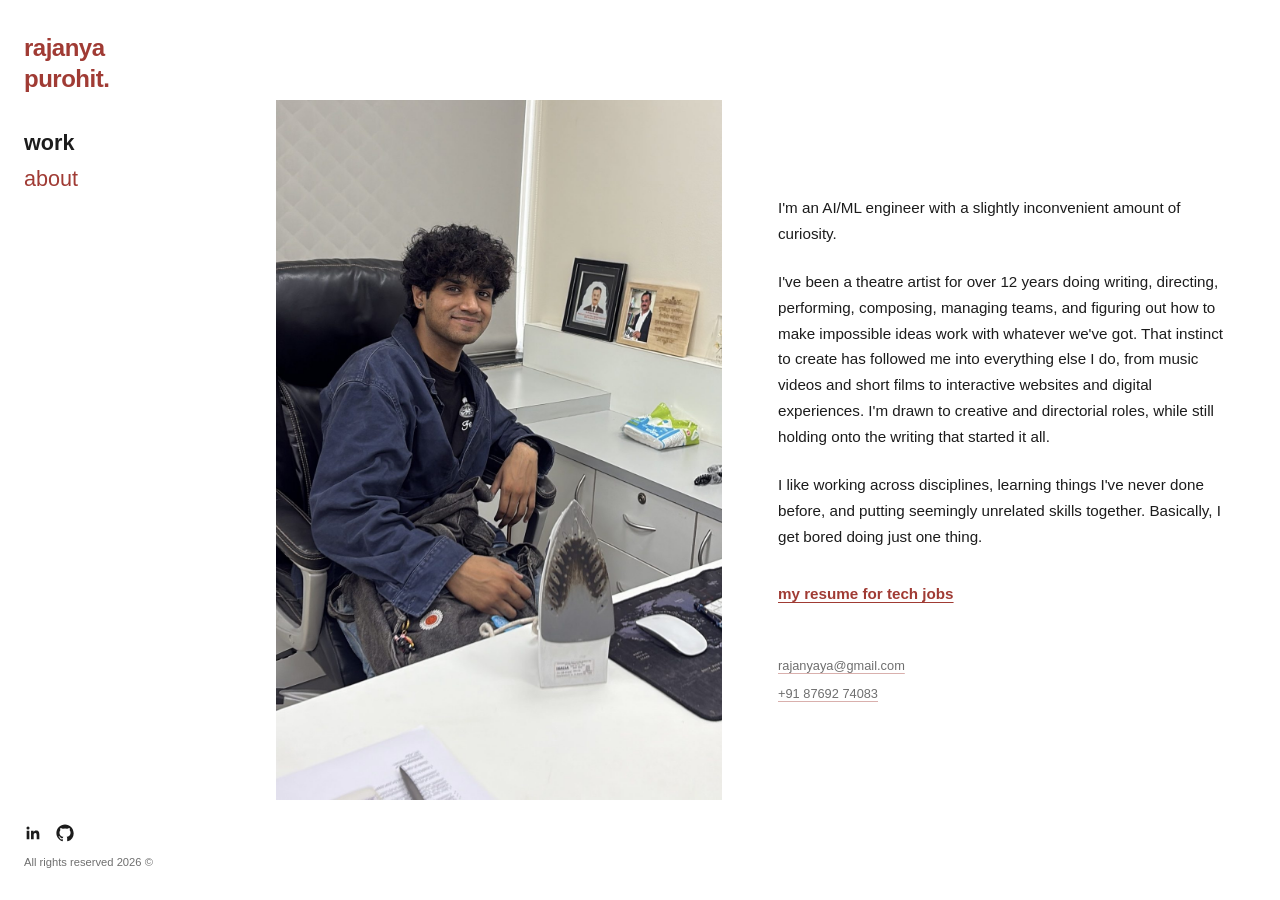
<file: about.html>
<!DOCTYPE html>
<html lang="en">
<head>
<meta charset="UTF-8">
<meta name="viewport" content="width=device-width, initial-scale=1.0">
<title>about — rajanya purohit</title>
<link rel="stylesheet" href="project.css">
</head>
<body>

<div class="layout">

<!-- SIDEBAR -->
<aside class="sidebar">
<div>
<div class="logo">rajanya purohit.</div>
<nav>
<a href="index.html">work</a>
<a href="about.html" class="active">about</a>
</nav>
</div>

<div class="sidebar-bottom">
<div class="socials">
<a href="https://www.linkedin.com/in/rajanyapurohit/" target="_blank" aria-label="LinkedIn">
<svg viewBox="0 0 24 24" fill="currentColor">
<path d="M20.45 20.45h-3.55v-5.57c0-1.33-.02-3.04-1.85-3.04-1.85 0-2.14 1.45-2.14 2.94v5.67H9.36V9h3.41v1.56h.05c.47-.9 1.63-1.85 3.36-1.85 3.6 0 4.27 2.37 4.27 5.45v6.29zM5.34 7.43a2.06 2.06 0 1 1 0-4.12 2.06 2.06 0 0 1 0 4.12zM7.12 20.45H3.56V9h3.56v11.45z"/>
</svg>
</a>
<a href="https://github.com/rajanyeah" target="_blank" aria-label="GitHub">
<svg viewBox="0 0 24 24" fill="currentColor">
<path d="M12 .5C5.65.5.5 5.66.5 12.03c0 5.1 3.29 9.42 7.86 10.95.58.1.79-.25.79-.56 0-.28-.01-1.02-.02-2-3.2.7-3.88-1.54-3.88-1.54-.52-1.34-1.28-1.7-1.28-1.7-1.04-.72.08-.7.08-.7 1.15.08 1.76 1.19 1.76 1.19 1.03 1.76 2.7 1.25 3.36.96.1-.75.4-1.25.73-1.54-2.55-.29-5.24-1.28-5.24-5.7 0-1.26.45-2.29 1.19-3.1-.12-.29-.52-1.47.11-3.06 0 0 .97-.31 3.18 1.18a11 11 0 0 1 5.79 0c2.2-1.49 3.17-1.18 3.17-1.18.63 1.59.23 2.77.11 3.06.74.81 1.19 1.84 1.19 3.1 0 4.43-2.7 5.4-5.26 5.69.41.36.78 1.07.78 2.16 0 1.56-.01 2.82-.01 3.2 0 .31.21.67.8.56A10.53 10.53 0 0 0 23.5 12.03C23.5 5.66 18.35.5 12 .5z"/>
</svg>
</a>
</div>
<p class="rights">All rights reserved 2026 ©</p>
</div>
</aside>

<!-- CONTENT -->
<main class="content about-page">

<div class="about-block">

<div class="about-photo">
<img src="photos/IMG_7453 2.jpg" alt="">
</div>

<div class="about-text">
<p>
I'm an AI/ML engineer with a slightly inconvenient amount of curiosity.
</p>

<p>
I've been a theatre artist for over 12 years doing writing, directing, performing, composing, managing teams, and figuring out how to make impossible ideas work with whatever we've got. That instinct to create has followed me into everything else I do, from music videos and short films to interactive websites and digital experiences. I'm drawn to creative and directorial roles, while still holding onto the writing that started it all.
</p>

<p>
I like working across disciplines, learning things I've never done before, and putting seemingly unrelated skills together. Basically, I get bored doing just one thing.
</p>

<a href="photos/RajanyaPurohit_Resume.pdf" class="resume-link" target="_blank">my resume for tech jobs</a>
<div class="contact-inline">
<div class="contact-inline">
<a href="https://mail.google.com/mail/?view=cm&fs=1&to=rajanyaya@gmail.com" target="_blank">rajanyaya@gmail.com</a>
<a href="tel:+918769274083">+91 87692 74083</a>
</div>
</div>

</div>

</div>

</main>
</div>

<script src="script.js"></script>
</body>
</html>
</file>
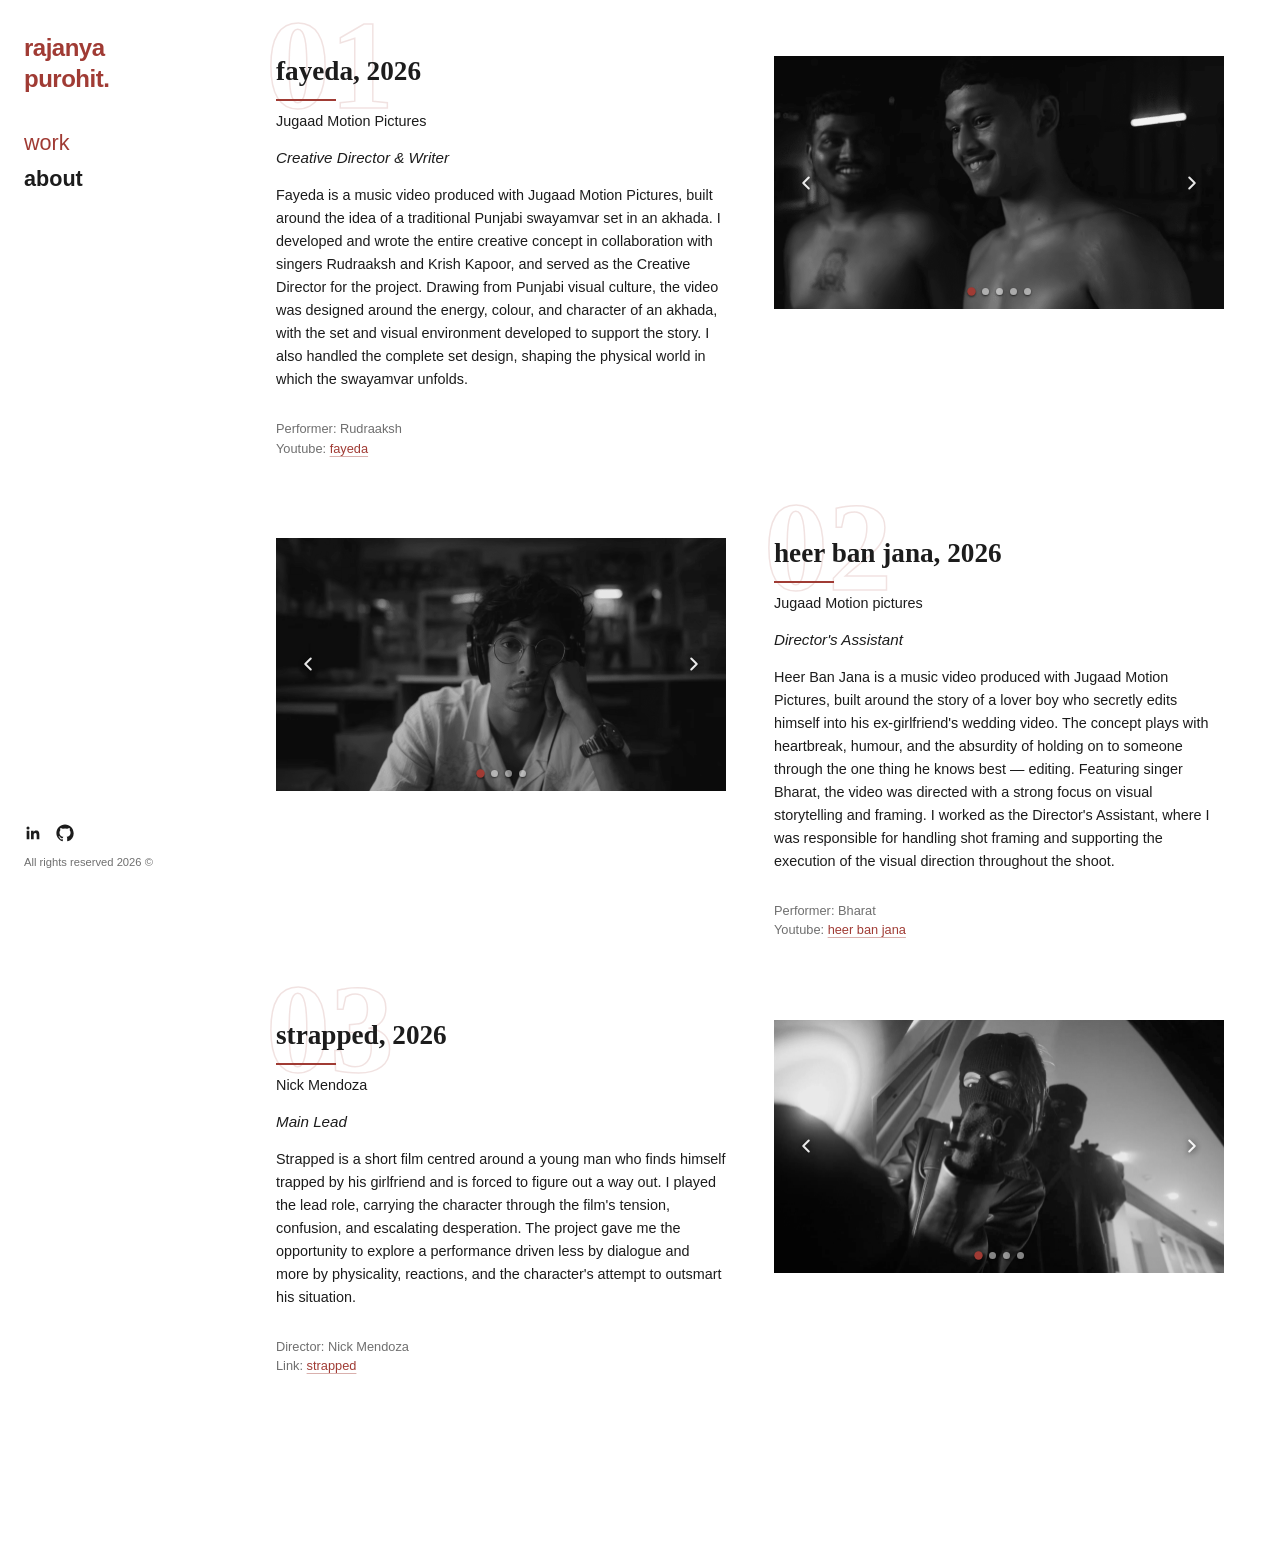
<file: screen.html>
<!DOCTYPE html>
<html lang="en">
<head>
<meta charset="UTF-8">
<meta name="viewport" content="width=device-width, initial-scale=1.0">
<title>screen — rajanya purohit</title>
<link rel="stylesheet" href="project.css">
</head>
<body>

<div class="layout">

<!-- SIDEBAR -->
<aside class="sidebar">
<div>
<div class="logo">rajanya purohit.</div>
<nav>
        <a href="index.html" class="active">work</a>
        <a href="about.html">about</a>
</nav>
</div>

<div class="sidebar-bottom">
<div class="socials">
<a href="https://www.linkedin.com/in/rajanyapurohit/" target="_blank" aria-label="LinkedIn">
<svg viewBox="0 0 24 24" fill="currentColor">
<path d="M20.45 20.45h-3.55v-5.57c0-1.33-.02-3.04-1.85-3.04-1.85 0-2.14 1.45-2.14 2.94v5.67H9.36V9h3.41v1.56h.05c.47-.9 1.63-1.85 3.36-1.85 3.6 0 4.27 2.37 4.27 5.45v6.29zM5.34 7.43a2.06 2.06 0 1 1 0-4.12 2.06 2.06 0 0 1 0 4.12zM7.12 20.45H3.56V9h3.56v11.45z"/>
</svg>
</a>
<a href="https://github.com/rajanyeah" target="_blank" aria-label="GitHub">
<svg viewBox="0 0 24 24" fill="currentColor">
<path d="M12 .5C5.65.5.5 5.66.5 12.03c0 5.1 3.29 9.42 7.86 10.95.58.1.79-.25.79-.56 0-.28-.01-1.02-.02-2-3.2.7-3.88-1.54-3.88-1.54-.52-1.34-1.28-1.7-1.28-1.7-1.04-.72.08-.7.08-.7 1.15.08 1.76 1.19 1.76 1.19 1.03 1.76 2.7 1.25 3.36.96.1-.75.4-1.25.73-1.54-2.55-.29-5.24-1.28-5.24-5.7 0-1.26.45-2.29 1.19-3.1-.12-.29-.52-1.47.11-3.06 0 0 .97-.31 3.18 1.18a11 11 0 0 1 5.79 0c2.2-1.49 3.17-1.18 3.17-1.18.63 1.59.23 2.77.11 3.06.74.81 1.19 1.84 1.19 3.1 0 4.43-2.7 5.4-5.26 5.69.41.36.78 1.07.78 2.16 0 1.56-.01 2.82-.01 3.2 0 .31.21.67.8.56A10.53 10.53 0 0 0 23.5 12.03C23.5 5.66 18.35.5 12 .5z"/>
</svg>
</a>
</div>
<p class="rights">All rights reserved 2026 ©</p>
</div>
</aside>

<!-- CONTENT -->
<main class="content">

<!-- WORK 1: text left, slideshow right -->
<div class="work-block">

<div class="work-text" data-index="01">
<h1 class="work-title">fayeda, 2026</h1>
<p class="work-meta">Jugaad Motion Pictures</p>
<p class="work-question">Creative Director & Writer</p>
<p class="work-description">
Fayeda is a music video produced with Jugaad Motion Pictures, built around the idea of a traditional Punjabi swayamvar set in an akhada.
I developed and wrote the entire creative concept in collaboration with singers Rudraaksh and Krish Kapoor, and served as the Creative Director for the project. Drawing from Punjabi visual culture, the video was designed around the energy, colour, and character of an akhada, with the set and visual environment developed to support the story.
I also handled the complete set design, shaping the physical world in which the swayamvar unfolds.
</p>
<p class="work-credits">
Performer: Rudraaksh<br>
Youtube: <a href="https://www.youtube.com/watch?v=SEjwjWwcr-w">fayeda</a>
</p>
</div>

<div class="work-slideshow">
<div class="slides">
<img src="photos/fayeda1.png" class="slide active" alt="">
<img src="photos/fayeda2.png" class="slide" alt="">
<img src="photos/fayeda3.png" class="slide" alt="">
<img src="photos/fayeda4.png" class="slide" alt="">
<img src="photos/fayeda5.png" class="slide" alt="">
</div>
<button class="arrow prev" aria-label="Previous slide">
  <svg viewBox="0 0 24 24"><path d="M15 18l-6-6 6-6"/></svg>
</button>
<button class="arrow next" aria-label="Next slide">
  <svg viewBox="0 0 24 24"><path d="M9 18l6-6-6-6"/></svg>
</button>
<div class="dots"></div>
</div>

</div>

<!-- WORK 2: slideshow left, text right -->
<div class="work-block reverse">

<div class="work-slideshow">
<div class="slides">
<img src="photos/heer1.png" class="slide active" alt="">
<img src="photos/heer2.png" class="slide" alt="">
<img src="photos/heer3.png" class="slide" alt="">
<img src="photos/heer4.png" class="slide" alt="">
</div>
<button class="arrow prev" aria-label="Previous slide">
  <svg viewBox="0 0 24 24"><path d="M15 18l-6-6 6-6"/></svg>
</button>
<button class="arrow next" aria-label="Next slide">
  <svg viewBox="0 0 24 24"><path d="M9 18l6-6-6-6"/></svg>
</button>
<div class="dots"></div>
</div>

<div class="work-text" data-index="02">
<h1 class="work-title">heer ban jana, 2026</h1>
<p class="work-meta">Jugaad Motion pictures</p>
<p class="work-question">Director's Assistant</p>
<p class="work-description">
Heer Ban Jana is a music video produced with Jugaad Motion Pictures, built around the story of a lover boy who secretly edits himself into his ex-girlfriend's wedding video. The concept plays with heartbreak, humour, and the absurdity of holding on to someone through the one thing he knows best — editing.
Featuring singer Bharat, the video was directed with a strong focus on visual storytelling and framing. I worked as the Director's Assistant, where I was responsible for handling shot framing and supporting the execution of the visual direction throughout the shoot.
</p>
<p class="work-credits">
Performer: Bharat<br>
Youtube: <a href="https://www.youtube.com/watch?v=ZIS6TBTpkF0">heer ban jana</a>
</p>
</div>

</div>

<!-- WORK 3: text left, slideshow right -->
<div class="work-block">

<div class="work-text" data-index="03">
<h1 class="work-title">strapped, 2026</h1>
<p class="work-meta">Nick Mendoza</p>
<p class="work-question">Main Lead</p>
<p class="work-description">
Strapped is a short film centred around a young man who finds himself trapped by his girlfriend and is forced to figure out a way out.
I played the lead role, carrying the character through the film's tension, confusion, and escalating desperation. The project gave me the opportunity to explore a performance driven less by dialogue and more by physicality, reactions, and the character's attempt to outsmart his situation.
</p>
<p class="work-credits">
Director: Nick Mendoza<br>
Link: <a href="https://drive.google.com/drive/folders/1aN52eMyFJD0_z1vbYaai5zRREcPIM-8M">strapped</a>
</p>
</div>

<div class="work-slideshow">
<div class="slides">
<img src="photos/strapped1.png" class="slide active" alt="">
<img src="photos/strapped2.png" class="slide" alt="">
<img src="photos/strapped3.png" class="slide" alt="">
<img src="photos/strapped4.png" class="slide" alt="">
</div>
<button class="arrow prev" aria-label="Previous slide">
  <svg viewBox="0 0 24 24"><path d="M15 18l-6-6 6-6"/></svg>
</button>
<button class="arrow next" aria-label="Next slide">
  <svg viewBox="0 0 24 24"><path d="M9 18l6-6-6-6"/></svg>
</button>
<div class="dots"></div>
</div>

</div>

</main>
</div>

<script src="script.js"></script>
</body>
</html>
</file>
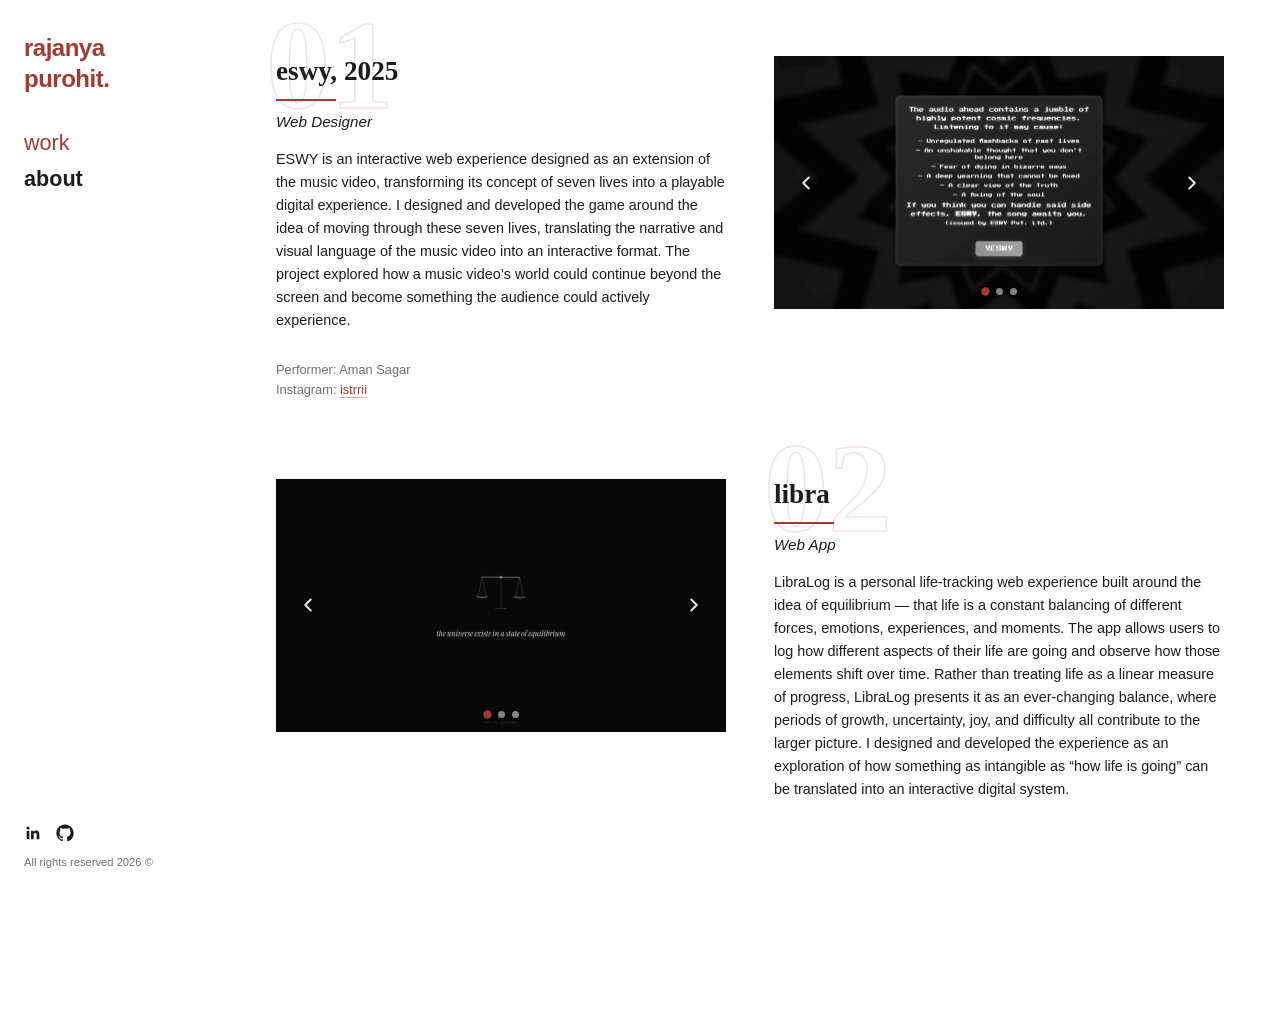
<file: web.html>
<!DOCTYPE html>
<html lang="en">
<head>
<meta charset="UTF-8">
<meta name="viewport" content="width=device-width, initial-scale=1.0">
<title>web — rajanya purohit</title>
<link rel="stylesheet" href="project.css">
</head>
<body>

<div class="layout">

<!-- SIDEBAR -->
<aside class="sidebar">
<div>
<div class="logo">rajanya purohit.</div>
<nav>
        <a href="index.html" class="active">work</a>
        <a href="about.html">about</a>
</nav>
</div>

<div class="sidebar-bottom">
<div class="socials">
<a href="https://www.linkedin.com/in/rajanyapurohit/" target="_blank" aria-label="LinkedIn">
<svg viewBox="0 0 24 24" fill="currentColor">
<path d="M20.45 20.45h-3.55v-5.57c0-1.33-.02-3.04-1.85-3.04-1.85 0-2.14 1.45-2.14 2.94v5.67H9.36V9h3.41v1.56h.05c.47-.9 1.63-1.85 3.36-1.85 3.6 0 4.27 2.37 4.27 5.45v6.29zM5.34 7.43a2.06 2.06 0 1 1 0-4.12 2.06 2.06 0 0 1 0 4.12zM7.12 20.45H3.56V9h3.56v11.45z"/>
</svg>
</a>
<a href="https://github.com/rajanyeah" target="_blank" aria-label="GitHub">
<svg viewBox="0 0 24 24" fill="currentColor">
<path d="M12 .5C5.65.5.5 5.66.5 12.03c0 5.1 3.29 9.42 7.86 10.95.58.1.79-.25.79-.56 0-.28-.01-1.02-.02-2-3.2.7-3.88-1.54-3.88-1.54-.52-1.34-1.28-1.7-1.28-1.7-1.04-.72.08-.7.08-.7 1.15.08 1.76 1.19 1.76 1.19 1.03 1.76 2.7 1.25 3.36.96.1-.75.4-1.25.73-1.54-2.55-.29-5.24-1.28-5.24-5.7 0-1.26.45-2.29 1.19-3.1-.12-.29-.52-1.47.11-3.06 0 0 .97-.31 3.18 1.18a11 11 0 0 1 5.79 0c2.2-1.49 3.17-1.18 3.17-1.18.63 1.59.23 2.77.11 3.06.74.81 1.19 1.84 1.19 3.1 0 4.43-2.7 5.4-5.26 5.69.41.36.78 1.07.78 2.16 0 1.56-.01 2.82-.01 3.2 0 .31.21.67.8.56A10.53 10.53 0 0 0 23.5 12.03C23.5 5.66 18.35.5 12 .5z"/>
</svg>
</a>
</div>
<p class="rights">All rights reserved 2026 ©</p>
</div>
</aside>

<!-- CONTENT -->
<main class="content">

<!-- WORK 1: text left, slideshow right -->
<div class="work-block">

<div class="work-text" data-index="01">
<h1 class="work-title">eswy, 2025</h1>
<p class="work-question">Web Designer</p>
<p class="work-description">
ESWY is an interactive web experience designed as an extension of the music video, transforming its concept of seven lives into a playable digital experience.
I designed and developed the game around the idea of moving through these seven lives, translating the narrative and visual language of the music video into an interactive format. The project explored how a music video’s world could continue beyond the screen and become something the audience could actively experience.
</p>
<p class="work-credits">
Performer: Aman Sagar<br>
Instagram: <a href="https://www.instagram.com/istrrii/">istrrii</a>
</p>
</div>

<div class="work-slideshow">
<div class="slides">
<img src="photos/eswy1.png" class="slide active" alt="">
<img src="photos/eswy2.png" class="slide" alt="">
<img src="photos/eswy3.png" class="slide" alt="">

</div>
<button class="arrow prev" aria-label="Previous slide">
  <svg viewBox="0 0 24 24"><path d="M15 18l-6-6 6-6"/></svg>
</button>
<button class="arrow next" aria-label="Next slide">
  <svg viewBox="0 0 24 24"><path d="M9 18l6-6-6-6"/></svg>
</button>
<div class="dots"></div>
</div>

</div>

<!-- WORK 2: slideshow left, text right -->
<div class="work-block reverse">

<div class="work-slideshow">
<div class="slides">
<img src="photos/libra1.png" class="slide active" alt="">
<img src="photos/libra2.png" class="slide" alt="">
<img src="photos/libra3.png" class="slide" alt="">

</div>
<button class="arrow prev" aria-label="Previous slide">
  <svg viewBox="0 0 24 24"><path d="M15 18l-6-6 6-6"/></svg>
</button>
<button class="arrow next" aria-label="Next slide">
  <svg viewBox="0 0 24 24"><path d="M9 18l6-6-6-6"/></svg>
</button>
<div class="dots"></div>
</div>

<div class="work-text" data-index="02">
<h1 class="work-title">libra</h1>
<p class="work-question">Web App</p>
<p class="work-description">
LibraLog is a personal life-tracking web experience built around the idea of equilibrium — that life is a constant balancing of different forces, emotions, experiences, and moments.
The app allows users to log how different aspects of their life are going and observe how those elements shift over time. Rather than treating life as a linear measure of progress, LibraLog presents it as an ever-changing balance, where periods of growth, uncertainty, joy, and difficulty all contribute to the larger picture.
I designed and developed the experience as an exploration of how something as intangible as “how life is going” can be translated into an interactive digital system.
</p>
<p class="work-credits">

</p>
</div>

</div>

</main>
</div>

<script src="script.js"></script>
</body>
</html>
</file>
<file: project.css>
:root {
  --maroon: #a03b34;
  --dark: #1c1c1c;
  --gray: #6f6f6f;
  --sidebar-width: 220px;
}

* { margin: 0; padding: 0; box-sizing: border-box; }

body {
  font-family: 'Helvetica Neue', Helvetica, Arial, sans-serif;
  font-weight: 700;
  background: #fff;
  color: var(--dark);
}

.layout { display: flex; min-height: 100vh; }

/* SIDEBAR */
.sidebar {
  width: var(--sidebar-width);
  flex-shrink: 0;
  display: flex;
  flex-direction: column;
  justify-content: space-between;
  padding: 32px 24px;
  position: sticky;
  top: 0;
  height: 100vh;
}

.logo {
  font-size: 1.5rem;
  font-weight: 700;
  color: var(--maroon);
  letter-spacing: -0.5px;
  line-height: 1.3;
}

nav {
  margin-top: 36px;
  display: flex;
  flex-direction: column;
  gap: 10px;
}

nav a {
  text-decoration: none;
  font-size: 1.35rem;
  font-weight: 700;
  color: var(--dark);
  width: fit-content;
}

nav a.active,
nav a:hover {
  color: var(--maroon);
  font-weight: 400;
}

.sidebar-bottom { display: flex; flex-direction: column; gap: 14px; }
.socials { display: flex; gap: 14px; }
.socials a { color: var(--dark); display: flex; align-items: center; transition: color 0.25s ease; }
.socials a:hover { color: var(--maroon); }
.socials svg { width: 18px; height: 18px; }
.rights { font-size: 0.7rem; font-weight: 400; color: var(--gray); }

/* CONTENT */
.content { flex: 1; padding: 56px 56px 100px; }

.work-block {
  position: relative;
  display: grid;
  grid-template-columns: 1fr 1fr;
  gap: 48px;
  max-width: 1300px;
  margin: 0 auto 80px;
  align-items: start;

  opacity: 0;
  transform: translateY(40px);
  transition: opacity 0.8s ease, transform 0.8s ease;
}

.work-block.in-view {
  opacity: 1;
  transform: translateY(0);
}

.work-block.reverse .work-slideshow {
  order: 1;
}

.work-block.reverse .work-text {
  order: 2;
}

/* TEXT SIDE */
.work-text {
  position: relative;
  z-index: 1;
}

.work-text::before {
  content: attr(data-index);
  position: absolute;
  top: -55px;
  left: -10px;
  font-family: Georgia, serif;
  font-size: 8rem;
  font-weight: 700;
  color: transparent;
  -webkit-text-stroke: 1.5px rgba(160, 59, 52, 0.15);
  z-index: -1;
  line-height: 1;
  pointer-events: none;
}

.work-title {
  font-family: Georgia, 'Times New Roman', serif;
  font-weight: 700;
  font-size: 1.7rem;
  margin-bottom: 12px;
  position: relative;
  padding-bottom: 14px;
}

.work-title::after {
  content: '';
  position: absolute;
  bottom: 0;
  left: 0;
  height: 2px;
  width: 0;
  background: var(--maroon);
  transition: width 0.8s ease 0.3s;
}

.work-block.in-view .work-title::after {
  width: 60px;
}

.work-meta { font-weight: 400; font-size: 0.9rem; margin-bottom: 20px; }
.work-question { font-style: italic; font-weight: 400; font-size: 0.95rem; margin-bottom: 18px; }
.work-description { font-weight: 400; font-size: 0.9rem; line-height: 1.6; margin-bottom: 28px; }
.work-credits { font-weight: 400; font-size: 0.8rem; line-height: 1.5; color: var(--gray); }

/* SLIDESHOW SIDE */
.work-slideshow {
  position: relative;
  width: 100%;
  aspect-ratio: 16 / 9;
  overflow: hidden;
  background: #000;
  isolation: isolate;
}

.slides {
  position: relative;
  width: 100%;
  height: 100%;
  z-index: 0;
}

.slide {
  position: absolute;
  inset: 0;
  width: 100%;
  height: 100%;
  object-fit: cover;
  opacity: 0;
  filter: grayscale(100%);
  transition: opacity 0.6s ease, filter 0.5s ease;
}

.slide.active { opacity: 1; }

.work-slideshow:hover .slide.active {
  filter: grayscale(0%);
}

.arrow {
  position: absolute;
  top: 50%;
  transform: translateY(-50%);
  background: none;
  border: none;
  width: 40px;
  height: 40px;
  padding: 0;
  cursor: pointer;
  display: flex;
  align-items: center;
  justify-content: center;
  z-index: 5;
  opacity: 0.9;
  transition: opacity 0.25s ease, transform 0.25s ease;
}

.arrow:hover { opacity: 1; }
.arrow.prev { left: 12px; }
.arrow.prev:hover { transform: translateY(-50%) translateX(-3px); }
.arrow.next { right: 12px; }
.arrow.next:hover { transform: translateY(-50%) translateX(3px); }

.arrow svg {
  width: 22px;
  height: 22px;
  stroke: #fff;
  stroke-width: 2.2;
  fill: none;
  stroke-linecap: round;
  stroke-linejoin: round;
  filter: drop-shadow(0 1px 3px rgba(0, 0, 0, 0.9));
}

.dots {
  position: absolute;
  bottom: 14px;
  left: 0;
  right: 0;
  display: flex;
  justify-content: center;
  gap: 7px;
  z-index: 5;
}

.dot {
  width: 7px;
  height: 7px;
  border-radius: 50%;
  background: rgba(255, 255, 255, 0.5);
  cursor: pointer;
  transition: background 0.25s ease, transform 0.25s ease;
  box-shadow: 0 1px 2px rgba(0, 0, 0, 0.6);
}

.dot.active { background: var(--maroon); transform: scale(1.2); }

.slide-video {
  position: absolute;
  inset: 0;
  width: 100%;
  height: 100%;
  object-fit: cover;
  opacity: 0;
  filter: grayscale(100%);
  transition: opacity 0.6s ease, filter 0.5s ease;
}

.slide-video.active { opacity: 1; }

.work-slideshow:hover .slide-video.active {
  filter: grayscale(0%);
}

/* ABOUT PAGE */
.about-block {
  display: grid;
  grid-template-columns: 1fr 1fr;
  gap: 56px;
  max-width: 1300px;
  margin: 0 auto;
  align-items: center;
}

.about-photo { width: 100%; }

.about-photo img {
  width: 100%;
  height: 80vh;
  max-height: 700px;
  object-fit: cover;
  display: block;
}

.about-text {
  font-weight: 400;
  font-size: 0.95rem;
  line-height: 1.7;
  color: var(--dark);
}

.about-text p { margin-bottom: 22px; }

.resume-link {
  display: inline-block;
  color: var(--maroon);
  font-weight: 700;
  font-size: 0.95rem;
  text-decoration: underline;
  margin-top: 10px;
}

.resume-link:hover { opacity: 0.75; }

.content.about-page {
  display: flex;
  align-items: center;
  justify-content: center;
  min-height: 100vh;
  padding: 56px;
}

/* SINGLE-COLUMN WORK LAYOUT */
.work-block-single {
  max-width: 900px;
  margin: 0 auto 80px;
  opacity: 0;
  transform: translateY(40px);
  transition: opacity 0.8s ease, transform 0.8s ease;
}

.work-block-single.in-view {
  opacity: 1;
  transform: translateY(0);
}

.work-block-single .work-text { margin-bottom: 40px; }

.work-video-large {
  width: 100%;
  aspect-ratio: 16 / 9;
  background: #000;
  overflow: hidden;
}

.work-video-large video {
  width: 100%;
  height: 100%;
  object-fit: cover;
  display: block;
}

/* CONTACT PAGE */
.content.contact-page {
  display: flex;
  align-items: center;
  min-height: 100vh;
  padding: 56px;
}

.contact-block { max-width: 900px; }

.contact-eyebrow {
  font-weight: 700;
  font-size: 0.8rem;
  letter-spacing: 2px;
  text-transform: uppercase;
  color: var(--maroon);
  margin-bottom: 28px;
}

.contact-headline {
  font-family: Georgia, 'Times New Roman', serif;
  font-weight: 700;
  font-size: 4.2rem;
  line-height: 1.1;
  color: var(--dark);
  margin-bottom: 64px;
}

.contact-headline-accent {
  color: var(--maroon);
  font-style: italic;
}

.contact-row {
  display: flex;
  flex-direction: column;
  border-top: 1px solid rgba(28, 28, 28, 0.15);
}

.contact-item {
  display: flex;
  align-items: center;
  justify-content: space-between;
  gap: 24px;
  padding: 28px 0;
  border-bottom: 1px solid rgba(28, 28, 28, 0.15);
  text-decoration: none;
  transition: padding-left 0.3s ease;
}

.contact-item:hover { padding-left: 16px; }

.contact-item-label {
  font-weight: 700;
  font-size: 0.75rem;
  letter-spacing: 1.5px;
  text-transform: uppercase;
  color: var(--gray);
  width: 100px;
  flex-shrink: 0;
}

.contact-item-value {
  font-family: Georgia, serif;
  font-weight: 400;
  font-size: 1.8rem;
  color: var(--dark);
  flex: 1;
  transition: color 0.25s ease;
}

.contact-item:hover .contact-item-value { color: var(--maroon); }

.contact-item-arrow {
  width: 24px;
  height: 24px;
  flex-shrink: 0;
  opacity: 0;
  transform: translateX(-8px);
  transition: opacity 0.25s ease, transform 0.25s ease;
}

.contact-item:hover .contact-item-arrow {
  opacity: 1;
  transform: translateX(0);
}

.contact-item-arrow svg {
  width: 100%;
  height: 100%;
  stroke: var(--maroon);
  stroke-width: 2;
  fill: none;
  stroke-linecap: round;
  stroke-linejoin: round;
}

/* GENERIC LINKS */
a {
  color: var(--maroon);
  text-decoration: underline;
  text-decoration-color: rgba(160, 59, 52, 0.4);
  text-underline-offset: 3px;
  transition: text-decoration-color 0.2s ease, opacity 0.2s ease;
}

a:hover {
  text-decoration-color: var(--maroon);
  opacity: 0.85;
}

.contact-inline {
  margin-top: 24px;
  display: flex;
  flex-direction: column;
  gap: 6px;
  font-size: 0.8rem;
  font-weight: 400;
}

.contact-inline a { color: var(--gray); }

/* ---------- RESPONSIVE ---------- */
@media (max-width: 1100px) {
  .work-block { grid-template-columns: 1fr; }
  .work-text::before { font-size: 6rem; top: -40px; }

  .work-block .work-slideshow,
  .work-block.reverse .work-slideshow {
    order: 1;
  }

  .work-block .work-text,
  .work-block.reverse .work-text {
    order: 2;
  }

  .about-block { grid-template-columns: 1fr; }
}

@media (max-width: 900px) {
  .layout { flex-direction: column; }

  .sidebar {
    position: relative;
    height: auto;
    width: 100%;
    flex-direction: column;
    align-items: stretch;
    padding: 16px 20px;
    gap: 14px;
  }

  .sidebar > div:first-child {
    display: flex;
    align-items: center;
    justify-content: space-between;
    gap: 12px;
    flex-wrap: nowrap;
  }

  .logo {
    font-size: 1.1rem;
    line-height: 1.2;
  }

  nav {
    margin-top: 0;
    flex-direction: row;
    gap: 14px;
    flex-shrink: 0;
  }

  nav a {
    font-size: 0.9rem;
  }

  .sidebar-bottom {
    flex-direction: row;
    align-items: center;
    justify-content: space-between;
    gap: 12px;
  }

  .socials {
    gap: 12px;
  }

  .rights {
    font-size: 0.65rem;
    text-align: right;
    white-space: nowrap;
  }

  .content { padding: 24px 20px 60px; }

  .work-title { font-size: 1.4rem; }
  .work-description { font-size: 0.85rem; }
  .contact-headline { font-size: 2.6rem; }
  .contact-item-value { font-size: 1.2rem; }
  .contact-item-label { width: 70px; }
}
</file>
